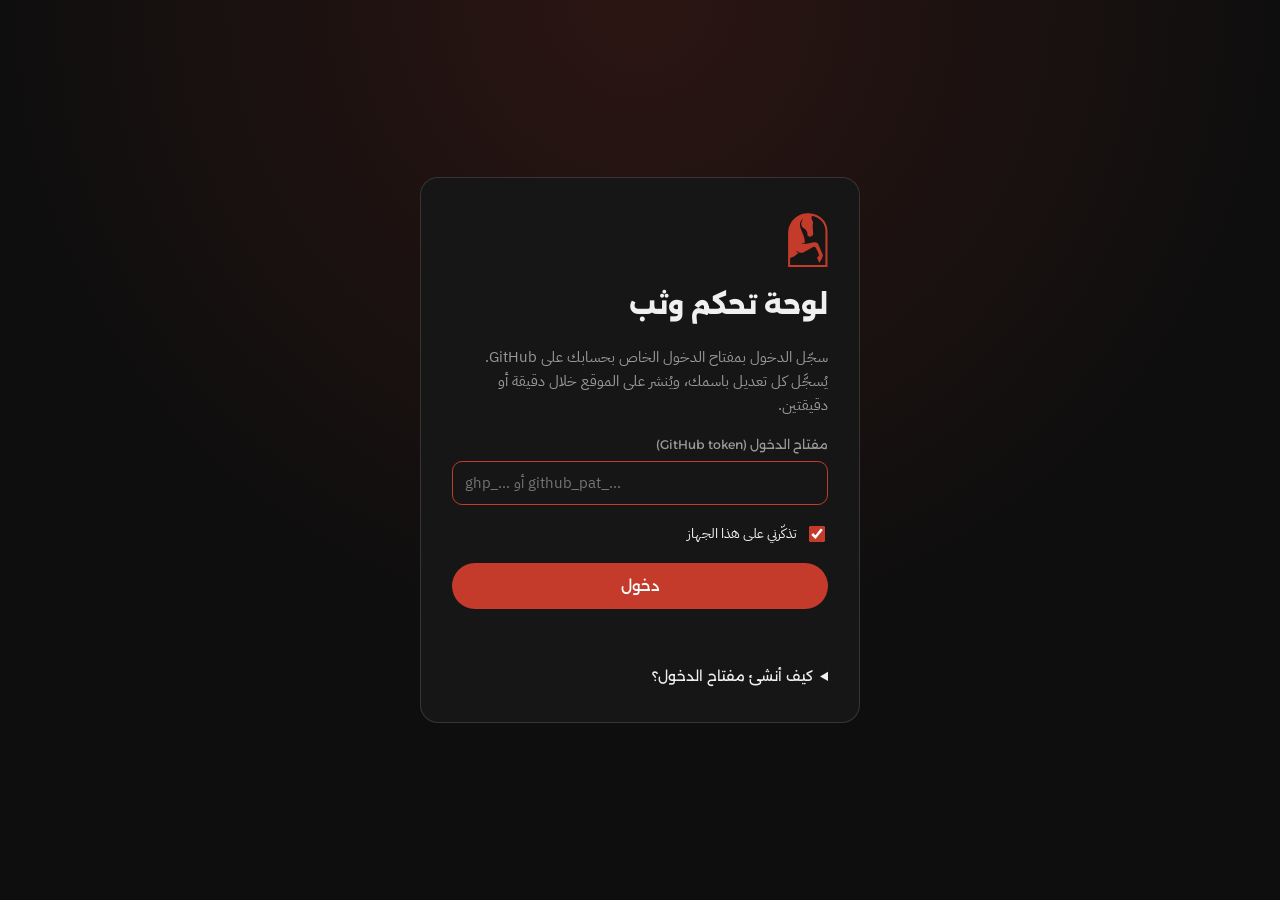
<file: admin/index.html>
<!doctype html>
<html lang="ar" dir="rtl">
<head>
<meta charset="utf-8">
<meta name="viewport" content="width=device-width, initial-scale=1">
<meta name="robots" content="noindex, nofollow">
<title>لوحة التحكم | وثب استوديو</title>
<link rel="icon" type="image/svg+xml" href="/assets/wasb/symbol.svg">
<link rel="preconnect" href="https://fonts.googleapis.com">
<link rel="preconnect" href="https://fonts.gstatic.com" crossorigin>
<link href="https://fonts.googleapis.com/css2?family=Alexandria:wght@400;500;700;800&family=IBM+Plex+Sans+Arabic:wght@400;500;600&display=swap" rel="stylesheet">
<link rel="stylesheet" href="/admin/admin.css?v=7">
</head>
<body>

<section class="login" id="login" hidden>
  <form class="login__card" id="loginForm">
    <img class="login__sym" src="/assets/wasb/symbol.svg" alt="" width="44" height="60">
    <h1>لوحة تحكم وثب</h1>
    <p class="login__lede">سجّل الدخول بمفتاح الدخول الخاص بحسابك على GitHub. يُسجَّل كل تعديل باسمك، ويُنشر على الموقع خلال دقيقة أو دقيقتين.</p>
    <label class="field">
      <span>مفتاح الدخول (GitHub token)</span>
      <input type="password" id="tokenInput" autocomplete="off" spellcheck="false" dir="ltr" placeholder="ghp_… أو github_pat_…" required>
    </label>
    <label class="check"><input type="checkbox" id="remember" checked> <span>تذكّرني على هذا الجهاز</span></label>
    <button class="btn btn--red btn--wide" type="submit" id="loginBtn">دخول</button>
    <p class="login__err" id="loginErr" role="alert"></p>
    <details class="login__help">
      <summary>كيف أنشئ مفتاح الدخول؟</summary>
      <ol>
        <li>ادخل إلى حسابك في GitHub، وتأكد من إضافتك كمشارك (Collaborator) في مستودع الموقع.</li>
        <li>افتح <a href="https://github.com/settings/tokens/new?scopes=public_repo&amp;description=WASB%20admin" target="_blank" rel="noopener">صفحة إنشاء مفتاح جديد</a>. ستكون الصلاحية المطلوبة (public_repo) محددة تلقائياً.</li>
        <li>اختر مدة الصلاحية (مثلاً 90 يوماً)، ثم اضغط Generate token أسفل الصفحة.</li>
        <li>انسخ المفتاح والصقه هنا. لن يعرضه GitHub مرة أخرى، لذا احفظه في مكان آمن إذا احتجت إليه على جهاز آخر.</li>
      </ol>
    </details>
  </form>
</section>

<div class="app" id="app" hidden>
  <header class="top">
    <a class="top__brand" href="/" target="_blank" rel="noopener" title="فتح الموقع">
      <img src="/assets/wasb/symbol.svg" alt="" width="22" height="30"><span>لوحة التحكم</span>
    </a>
    <nav class="tabs" id="tabs">
      <button type="button" data-tab="projects">الأعمال</button>
      <button type="button" data-tab="sites">المواقع</button>
      <button type="button" data-tab="contact">التواصل</button>
      <button type="button" data-tab="texts">النصوص</button>
    </nav>
    <div class="top__end">
      <span class="pill" id="status"></span>
      <button class="btn btn--red" type="button" id="saveBtn" disabled>حفظ ونشر</button>
      <div class="me" id="me"></div>
    </div>
  </header>
  <main class="view" id="view"></main>
</div>

<div class="modal" id="picker" hidden>
  <div class="modal__card" role="dialog" aria-modal="true" aria-labelledby="pickerTitle">
    <header class="modal__head">
      <h2 id="pickerTitle">اختيار صور</h2>
      <label class="field field--inline"><span>المجلد</span><select id="pickerDir"></select></label>
      <label class="btn">رفع من جهازك<input type="file" id="pickerFile" accept="image/*" multiple hidden></label>
      <button class="btn btn--ghost" type="button" data-close>إغلاق</button>
    </header>
    <p class="modal__hint" id="pickerHint"></p>
    <div class="picker" id="pickerGrid"></div>
    <footer class="modal__foot">
      <span id="pickerCount"></span>
      <button class="btn btn--red" type="button" id="pickerOk">إضافة المحدد</button>
    </footer>
  </div>
</div>

<div class="toast" id="toast" role="status" aria-live="polite"></div>

<script src="/admin/admin.js?v=7"></script>
</body>
</html>
</file>
<file: admin/admin.css>
/* وثب | WASB — لوحة التحكم */
:root {
  --red: #C43B2B; --red-2: #a83224;
  --bg: #0E0E0E; --bg-2: #161616; --bg-3: #1f1f1f;
  --fg: #F0F0F0; --mute: #9A9A9A; --rule: rgba(240, 240, 240, .14);
  --ok: #5DBB7A; --warn: #E0A84A;
  --display: 'Alexandria', 'IBM Plex Sans Arabic', system-ui, sans-serif;
  --body: 'IBM Plex Sans Arabic', 'Alexandria', system-ui, sans-serif;
}
*, *::before, *::after { box-sizing: border-box; }
html { background: var(--bg); color-scheme: dark; }
body { margin: 0; background: var(--bg); color: var(--fg); font-family: var(--body); font-size: 15px; line-height: 1.6; -webkit-font-smoothing: antialiased; }
img { display: block; max-width: 100%; }
a { color: inherit; }
button, input, select, textarea { font: inherit; color: inherit; }
button { cursor: pointer; }
[hidden] { display: none !important; }
:focus-visible { outline: 2px solid var(--red); outline-offset: 2px; }
h1, h2, h3, p { margin: 0; }

/* buttons and fields */
.btn { display: inline-flex; align-items: center; justify-content: center; gap: 8px; height: 38px; padding: 0 16px; border-radius: 999px; border: 0; background: var(--bg-3); box-shadow: inset 0 0 0 1px var(--rule); font-family: var(--display); font-size: 13.5px; font-weight: 500; white-space: nowrap; cursor: pointer; text-decoration: none; transition: background-color .2s, color .2s, opacity .2s; }
.btn:hover { background: #2a2a2a; }
.btn--red { background: var(--red); box-shadow: none; color: #fff; }
.btn--red:hover { background: var(--red-2); }
.btn--ghost { background: none; }
.btn--danger { color: #ff8a7a; }
.btn--sm { height: 30px; padding: 0 12px; font-size: 12.5px; }
.btn--wide { width: 100%; height: 46px; font-size: 15px; }
.btn:disabled { opacity: .4; cursor: default; }
.icon-btn { width: 30px; height: 30px; display: inline-grid; place-items: center; border-radius: 8px; border: 0; background: var(--bg-3); color: var(--mute); font-size: 15px; line-height: 1; transition: color .2s, background-color .2s; }
.icon-btn:hover { color: var(--fg); background: #2a2a2a; }
.icon-btn.is-del:hover { color: #ff8a7a; }

.field { display: grid; gap: 6px; }
.field > span { font-family: var(--display); font-size: 12.5px; color: var(--mute); }
.field--inline { display: inline-flex; align-items: center; gap: 8px; }
.field input, .field textarea, .field select, .search { width: 100%; background: var(--bg-2); border: 1px solid var(--rule); border-radius: 10px; padding: 9px 12px; outline: none; transition: border-color .2s; }
.field textarea { resize: vertical; min-height: 44px; line-height: 1.7; }
.field input:focus, .field textarea:focus, .field select:focus, .search:focus { border-color: var(--red); }
.field [dir="ltr"] { text-align: left; }
.field small { color: var(--mute); font-size: 12px; }
.check { display: inline-flex; align-items: center; gap: 8px; cursor: pointer; font-size: 14px; }
.check input { accent-color: var(--red); width: 16px; height: 16px; }
.row2 { display: grid; grid-template-columns: repeat(2, minmax(0, 1fr)); gap: 14px; }
.row3 { display: grid; grid-template-columns: repeat(3, minmax(0, 1fr)); gap: 14px; }

/* login */
.login { min-height: 100svh; display: grid; place-items: center; padding: 24px; background: radial-gradient(circle at 50% 0%, rgba(196, 59, 43, .16), transparent 60%); }
.login__card { width: min(100%, 440px); display: grid; gap: 18px; padding: 36px 32px; background: var(--bg-2); border-radius: 18px; box-shadow: inset 0 0 0 1px var(--rule); }
.login__sym { width: 40px; height: auto; }
.login h1 { font-family: var(--display); font-weight: 800; font-size: 26px; }
.login__lede { color: var(--mute); }
.login__err { color: #ff8a7a; min-height: 1.4em; font-size: 14px; }
.login__help { font-size: 14px; color: var(--mute); }
.login__help summary { cursor: pointer; color: var(--fg); font-family: var(--display); }
.login__help ol { padding-inline-start: 20px; display: grid; gap: 6px; margin: 10px 0 0; }
.login__help a { color: var(--fg); }

/* top bar */
.top { position: sticky; top: 0; z-index: 20; display: flex; align-items: center; gap: 24px; height: 64px; padding: 0 24px; background: rgba(14, 14, 14, .9); backdrop-filter: blur(12px); box-shadow: 0 1px 0 var(--rule); }
.top__brand { display: flex; align-items: center; gap: 10px; text-decoration: none; font-family: var(--display); font-weight: 700; }
.top__brand img { width: 20px; height: auto; }
.tabs { display: flex; gap: 4px; }
.tabs button { height: 36px; padding: 0 14px; border-radius: 999px; border: 0; background: none; color: var(--mute); font-family: var(--display); font-size: 14px; transition: color .2s, background-color .2s; }
.tabs button:hover { color: var(--fg); }
.tabs button.is-on { color: var(--fg); background: var(--bg-3); }
.top__end { margin-inline-start: auto; display: flex; align-items: center; gap: 12px; }
.pill { font-family: var(--display); font-size: 12.5px; color: var(--mute); display: inline-flex; align-items: center; gap: 7px; }
.pill::before { content: ''; width: 8px; height: 8px; border-radius: 50%; background: currentColor; }
.pill:empty { display: none; }
.pill.is-dirty { color: var(--warn); }
.pill.is-busy { color: var(--warn); }
.pill.is-busy::before { animation: blink 1s infinite; }
.pill.is-ok { color: var(--ok); }
.pill.is-err { color: #ff8a7a; }
.pill a { color: inherit; }
@keyframes blink { 50% { opacity: .2; } }
.me { display: flex; align-items: center; gap: 8px; font-size: 13px; color: var(--mute); }
.me img { width: 28px; height: 28px; border-radius: 50%; }

/* layout */
.view { padding: 28px 24px 120px; max-width: 1440px; margin: 0 auto; }
.split { display: grid; grid-template-columns: 300px minmax(0, 1fr); gap: 28px; align-items: start; }
.panel { background: var(--bg-2); border-radius: 16px; box-shadow: inset 0 0 0 1px var(--rule); padding: 22px; }
.panel + .panel { margin-top: 18px; }
.panel__head { display: flex; align-items: center; justify-content: space-between; gap: 12px; margin-bottom: 16px; }
.panel__head h2, .panel > h2 { font-family: var(--display); font-weight: 700; font-size: 16px; }
.panel > h2 { margin-bottom: 16px; }
.panel__note { color: var(--mute); font-size: 13px; margin: -8px 0 16px; }
.stack { display: grid; gap: 14px; }
.page-head { display: flex; align-items: center; justify-content: space-between; gap: 16px; margin-bottom: 20px; flex-wrap: wrap; }
.page-head h1 { font-family: var(--display); font-weight: 800; font-size: 28px; }
.page-head p { color: var(--mute); font-size: 14px; }
.page-head .acts { display: flex; gap: 8px; }

/* project list */
.plist { position: sticky; top: 88px; display: grid; gap: 8px; }
.plist__items { display: grid; gap: 6px; max-height: calc(100svh - 200px); overflow: auto; padding: 2px; }
.pitem { display: grid; grid-template-columns: 56px minmax(0, 1fr) auto; align-items: center; gap: 12px; padding: 8px; border-radius: 12px; background: var(--bg-2); box-shadow: inset 0 0 0 1px transparent; cursor: pointer; transition: background-color .2s, box-shadow .2s; }
.pitem:hover { background: var(--bg-3); }
.pitem.is-on { box-shadow: inset 0 0 0 1px var(--red); background: var(--bg-3); }
.pitem.is-drop { box-shadow: inset 0 2px 0 var(--red); }
.pitem img { width: 56px; height: 42px; object-fit: cover; border-radius: 6px; background: #222; }
.pitem b { display: block; font-family: var(--display); font-weight: 600; font-size: 14px; overflow: hidden; text-overflow: ellipsis; white-space: nowrap; }
.pitem small { color: var(--mute); font-size: 12px; direction: ltr; display: block; text-align: end; }
.grip { color: var(--mute); cursor: grab; font-size: 16px; padding: 0 4px; user-select: none; }

/* chips */
.chips { display: flex; flex-wrap: wrap; gap: 8px; }
.chip { position: relative; }
.chip input { position: absolute; opacity: 0; }
.chip span { display: inline-flex; height: 34px; align-items: center; padding: 0 14px; border-radius: 999px; background: var(--bg-3); box-shadow: inset 0 0 0 1px var(--rule); font-family: var(--display); font-size: 13px; cursor: pointer; transition: background-color .2s, box-shadow .2s; }
.chip input:checked + span { background: rgba(196, 59, 43, .18); box-shadow: inset 0 0 0 1px var(--red); }
.chip input:focus-visible + span { outline: 2px solid var(--red); outline-offset: 2px; }

/* cover */
.cover { display: grid; grid-template-columns: minmax(0, 1.3fr) minmax(0, 1fr); gap: 20px; align-items: start; }
.cover__img { position: relative; border-radius: 10px; overflow: hidden; background: #222; cursor: crosshair; }
.cover__img img { width: 100%; height: auto; }
.cover__dot { position: absolute; width: 22px; height: 22px; margin: -11px 0 0 -11px; border-radius: 50%; border: 2px solid #fff; box-shadow: 0 0 0 2px var(--red), 0 2px 8px rgba(0, 0, 0, .5); pointer-events: none; }
.cover__crop { aspect-ratio: 4 / 3; border-radius: 10px; overflow: hidden; background: #222; }
.cover__crop img { width: 100%; height: 100%; object-fit: cover; filter: grayscale(1); }
.cover__side { display: grid; gap: 10px; align-content: start; }
.cover__side p { color: var(--mute); font-size: 13px; }

/* blocks */
.blocks { display: grid; gap: 14px; }
.blk { border-radius: 14px; background: var(--bg); box-shadow: inset 0 0 0 1px var(--rule); padding: 16px; display: grid; gap: 14px; }
.blk__head { display: flex; align-items: center; gap: 10px; }
.blk__type { font-family: var(--display); font-weight: 700; font-size: 14px; }
.blk__n { color: var(--mute); font-size: 12px; font-family: var(--display); }
.blk__tools { margin-inline-start: auto; display: flex; gap: 6px; }
.blk__opts { display: flex; flex-wrap: wrap; gap: 16px; align-items: end; }
.blk__opts .field { min-width: 160px; }
.add-blk { display: flex; flex-wrap: wrap; gap: 8px; align-items: center; padding: 14px; border-radius: 14px; border: 1px dashed var(--rule); }
.add-blk > span { color: var(--mute); font-size: 13px; margin-inline-end: 6px; }

.thumbs { display: flex; flex-wrap: wrap; gap: 10px; }
.thumb { position: relative; width: 112px; height: 84px; border-radius: 8px; overflow: hidden; background: #222; cursor: grab; }
.thumb img { width: 100%; height: 100%; object-fit: cover; pointer-events: none; }
.thumb.is-wide { width: 220px; height: 124px; }
.thumb.is-drop { outline: 2px solid var(--red); }
.thumb .x { position: absolute; top: 4px; inset-inline-end: 4px; width: 24px; height: 24px; border-radius: 50%; border: 0; background: rgba(0, 0, 0, .7); color: #fff; font-size: 14px; line-height: 1; opacity: 0; transition: opacity .2s; }
.thumb:hover .x, .thumb .x:focus-visible { opacity: 1; }
.thumb .new { position: absolute; bottom: 4px; inset-inline-start: 4px; font-size: 10.5px; font-family: var(--display); padding: 1px 6px; border-radius: 4px; background: var(--red); color: #fff; }
.thumb--add { display: grid; place-items: center; border: 1px dashed var(--rule); background: none; color: var(--mute); font-family: var(--display); font-size: 13px; cursor: pointer; }
.thumb--add:hover { color: var(--fg); border-color: var(--mute); }

/* sites */
.sites { display: grid; grid-template-columns: repeat(auto-fill, minmax(320px, 1fr)); gap: 18px; }
.site { display: grid; gap: 14px; }
.site__shot { height: 200px; border-radius: 10px; overflow: hidden; background: #fff; position: relative; }
.site__shot img { width: 100%; height: auto; }
.site__shot .btn { position: absolute; bottom: 10px; inset-inline-start: 10px; }
.site__tools { display: flex; gap: 6px; justify-content: flex-end; }

/* texts */
.texts { display: grid; gap: 8px; }
.texts h3 { font-family: var(--display); font-size: 13px; color: var(--mute); margin: 18px 0 4px; }
.trow { display: grid; grid-template-columns: 170px minmax(0, 1fr) minmax(0, 1fr); gap: 12px; align-items: start; padding: 10px 0; border-top: 1px solid var(--rule); }
.trow code { font-size: 11.5px; color: var(--mute); direction: ltr; text-align: end; padding-top: 10px; word-break: break-all; }
.search { max-width: 360px; }

/* modal */
.modal { position: fixed; inset: 0; z-index: 50; display: grid; place-items: center; padding: 24px; background: rgba(0, 0, 0, .7); }
.modal__card { width: min(100%, 1100px); max-height: calc(100svh - 48px); display: grid; grid-template-rows: auto auto minmax(0, 1fr) auto; background: var(--bg-2); border-radius: 18px; box-shadow: inset 0 0 0 1px var(--rule); overflow: hidden; }
.modal__head { display: flex; align-items: center; gap: 14px; padding: 18px 22px; box-shadow: 0 1px 0 var(--rule); flex-wrap: wrap; }
.modal__head h2 { font-family: var(--display); font-size: 17px; margin-inline-end: auto; }
.modal__head select { background: var(--bg); border: 1px solid var(--rule); border-radius: 8px; padding: 6px 10px; direction: ltr; }
.modal__hint { padding: 12px 22px 0; color: var(--mute); font-size: 13px; }
.modal__hint:empty { display: none; }
.picker { overflow: auto; padding: 18px 22px; display: grid; grid-template-columns: repeat(auto-fill, minmax(150px, 1fr)); gap: 12px; align-content: start; }
.pick { position: relative; height: 0; padding: 0 0 75% !important; border-radius: 10px; overflow: hidden; background: #222; border: 0; padding: 0; box-shadow: inset 0 0 0 1px var(--rule); }
.pick img { position: absolute; inset: 0; width: 100%; height: 100%; object-fit: cover; }
.pick span { position: absolute; inset-inline: 0; bottom: 0; padding: 14px 8px 5px; font-size: 11px; direction: ltr; text-align: left; background: linear-gradient(transparent, rgba(0, 0, 0, .8)); color: #ddd; white-space: nowrap; overflow: hidden; text-overflow: ellipsis; }
.pick.is-on { box-shadow: inset 0 0 0 3px var(--red); }
.pick.is-on::after { content: attr(data-n); position: absolute; top: 8px; inset-inline-end: 8px; width: 26px; height: 26px; border-radius: 50%; display: grid; place-items: center; background: var(--red); color: #fff; font-family: var(--display); font-size: 13px; }
.picker__empty { color: var(--mute); grid-column: 1 / -1; padding: 40px 0; text-align: center; }
.modal__foot { display: flex; align-items: center; justify-content: space-between; gap: 12px; padding: 14px 22px; box-shadow: 0 -1px 0 var(--rule); color: var(--mute); font-size: 13px; }

/* toast */
.toast { position: fixed; bottom: 24px; left: 50%; translate: -50% 20px; z-index: 60; max-width: min(92vw, 560px); padding: 12px 18px; border-radius: 12px; background: #262626; box-shadow: 0 10px 40px rgba(0, 0, 0, .5), inset 0 0 0 1px var(--rule); font-size: 14px; opacity: 0; pointer-events: none; transition: opacity .25s, translate .25s; }
.toast.is-on { opacity: 1; translate: -50% 0; }
.toast.is-err { box-shadow: 0 10px 40px rgba(0, 0, 0, .5), inset 0 0 0 1px #ff8a7a; }

.empty { color: var(--mute); padding: 60px 0; text-align: center; }
.busy { color: var(--mute); padding: 80px 0; text-align: center; font-family: var(--display); }

@media (max-width: 1000px) {
  .split { grid-template-columns: minmax(0, 1fr); }
  .plist { position: static; }
  .plist__items { max-height: none; grid-template-columns: repeat(auto-fill, minmax(220px, 1fr)); }
  .cover { grid-template-columns: minmax(0, 1fr); }
  .trow { grid-template-columns: minmax(0, 1fr); }
  .trow code { text-align: start; padding: 0; }
}
@media (max-width: 720px) {
  .top { flex-wrap: wrap; height: auto; padding: 10px 14px; gap: 10px; }
  .tabs { order: 3; width: 100%; overflow-x: auto; }
  .me span { display: none; }
  .view { padding: 18px 14px 100px; }
  .row2, .row3 { grid-template-columns: minmax(0, 1fr); }
}

/* gallery: the same rows the project page draws */
.gpanel { transition: box-shadow .2s, background-color .2s; }
.gpanel.is-over { box-shadow: inset 0 0 0 2px var(--red); background: #1c1414; }
.gpanel .acts { display: flex; gap: 8px; }
.gdrop__empty { display: grid; place-items: center; gap: 6px; min-height: 260px; border: 1.5px dashed var(--rule); border-radius: 14px; color: var(--mute); text-align: center; }
.gdrop__empty b { font-family: var(--display); font-size: 18px; color: var(--fg); }
.gal { --gap: clamp(6px, .9vw, 12px); display: flex; flex-wrap: wrap; gap: var(--gap); max-width: 1200px; margin-inline: auto; }
.gal__it { position: relative; flex: 0 0 calc((100% - var(--gap)) * var(--s, 1)); aspect-ratio: var(--r); overflow: hidden; background: #222; cursor: grab; }
.gal__it.is-full { flex-basis: 100%; }
.gal__it img { width: 100%; height: 100%; object-fit: cover; pointer-events: none; user-select: none; }
.gal__it.is-drag { opacity: .35; outline: 2px dashed var(--red); outline-offset: -2px; }
.gal__it.is-half.is-full::before { content: 'نصف عرض: تحتاج صورة نصف عرض بعدها'; position: absolute; top: 6px; inset-inline-start: 6px; z-index: 1; font-family: var(--display); font-size: 11px; padding: 2px 8px; border-radius: 5px; background: rgba(224, 168, 74, .9); color: #111; }
.gal__tools button[aria-pressed="true"] { background: #E0A84A; color: #111; }
.gal__it .tag { position: absolute; bottom: 6px; inset-inline-start: 6px; font-family: var(--display); font-size: 11px; padding: 2px 8px; border-radius: 5px; background: rgba(0, 0, 0, .75); color: #fff; }
.gal__it .tag--new { background: var(--red); inset-inline-start: auto; inset-inline-end: 6px; }
.gal__tools { position: absolute; top: 6px; inset-inline-end: 6px; display: flex; gap: 4px; opacity: 0; transition: opacity .2s; }
.gal__it:hover .gal__tools, .gal__tools:focus-within { opacity: 1; }
.gal__tools button { width: 28px; height: 28px; border-radius: 50%; border: 0; background: rgba(0, 0, 0, .75); color: #fff; font-size: 13px; line-height: 1; }
.gal__tools button:hover { background: var(--red); }

/* sites: the star */
.site__tools { align-items: center; }
.star { margin-inline-end: auto; display: inline-flex; align-items: center; gap: 8px; height: 32px; padding: 0 12px 0 14px; border-radius: 999px; border: 0; background: var(--bg-3); box-shadow: inset 0 0 0 1px var(--rule); color: var(--mute); font-family: var(--display); font-size: 12.5px; white-space: nowrap; transition: color .2s, box-shadow .2s, background-color .2s; }
.star span { font-size: 16px; line-height: 1; color: #555; transition: color .2s; }
.star[aria-pressed="true"] { color: var(--fg); background: rgba(224, 168, 74, .12); box-shadow: inset 0 0 0 1px rgba(224, 168, 74, .6); }
.star[aria-pressed="true"] span { color: #E0A84A; }
.site:not(.is-star) .site__shot { opacity: .55; }

/* texts: inner tabs */
.subtabs { display: flex; flex-wrap: wrap; gap: 6px; margin-bottom: 16px; transition: opacity .2s; }
.subtabs.is-dim { opacity: .4; }
.subtabs button { display: inline-flex; align-items: center; gap: 8px; height: 36px; padding: 0 14px; border-radius: 999px; border: 0; background: var(--bg-2); box-shadow: inset 0 0 0 1px var(--rule); color: var(--mute); font-family: var(--display); font-size: 13.5px; transition: color .2s, background-color .2s, box-shadow .2s; }
.subtabs button:hover { color: var(--fg); }
.subtabs button.is-on { color: var(--fg); background: rgba(196, 59, 43, .16); box-shadow: inset 0 0 0 1px var(--red); }
.subtabs small { font-size: 11px; color: var(--mute); }
.texts .trow:first-child, .texts h3 + .trow { border-top: 0; }

/* small view while sorting: equal squares, the whole set in sight */
.gal.is-sorting { --gap: 10px; }
.gal.is-sorting .gal__it { flex: 0 0 calc((100% - 5 * var(--gap)) / 6) !important; aspect-ratio: 1 !important; background: #1b1b1b; border-radius: 8px; }
.gal.is-sorting .gal__it img { object-fit: contain; padding: 6px; }
.gal.is-sorting .tag, .gal.is-sorting .gal__it.is-half.is-full::before { display: none; }
.gal.is-sorting .gal__it.is-half { box-shadow: inset 0 0 0 2px rgba(224, 168, 74, .65); }
.gal.is-sorting .gal__tools button[data-act="g-half"], .gal.is-sorting .gal__tools button[data-act="g-cover"] { display: none; }
.gal__tools button:disabled { opacity: .3; pointer-events: none; }
.gpanel .btn[aria-pressed="true"] { box-shadow: inset 0 0 0 1px var(--red); color: var(--fg); }

/* projects: the home page star, and hidden ones dimmed in the list */
.page-head .acts { align-items: center; }
.page-head .star { margin-inline-end: 0; }
.pitem.is-hidden img { opacity: .4; filter: grayscale(1); }
.pitem.is-hidden b { color: var(--mute); }
</file>
